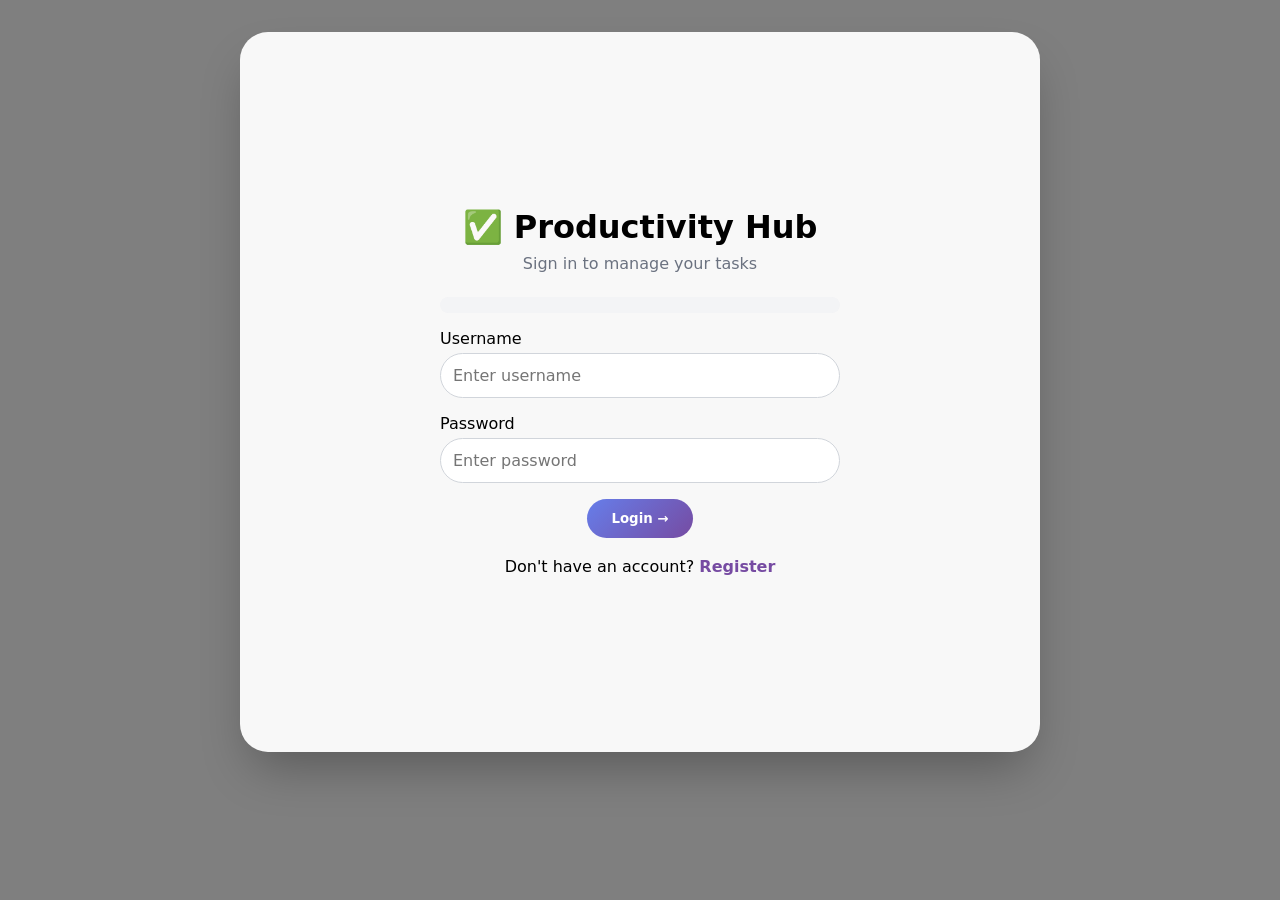
<file: frontend/index.html>
<!-- frontend/index.html -->
<!DOCTYPE html>
<html lang="en">
<head>
    <meta charset="UTF-8">
    <meta name="viewport" content="width=device-width, initial-scale=1.0">
    <title>My Tasks | Productivity Hub</title>
    <link rel="stylesheet" href="style.css">
</head>
<body>
    <div class="container">
        <!-- Header -->
        <div class="header">
            <h1>📋 Productivity Hub</h1>
            <div class="header-actions">
                <button id="dark-mode-toggle" class="icon-btn">🌙 Dark Mode</button>
                <button id="logout-btn" class="icon-btn">🚪 Logout</button>
            </div>
        </div>
        
        <!-- Welcome user -->
        <div id="user-welcome" class="user-welcome"></div>
        
        <!-- Add Task Form -->
        <div class="add-task-panel">
            <input type="text" id="task-input" placeholder="Enter task..." class="task-input">
            <select id="category-select" class="category-select">
                <option value="Work">💼 Work</option>
                <option value="Personal">🏠 Personal</option>
                <option value="Shopping">🛒 Shopping</option>
                <option value="Health">💪 Health</option>
                <option value="Other">📌 Other</option>
            </select>
            <button id="add-task-btn" class="btn-primary">+ Add</button>
        </div>
        
        <!-- Search Bar -->
        <div class="search-bar">
            <input type="text" id="search-input" placeholder="🔍 Search tasks..." class="task-input">
        </div>
        
        <!-- Task Stats -->
        <div class="stats">
            <span>📊 Total: <span id="total-count">0</span></span>
            <span>✅ Completed: <span id="completed-count">0</span></span>
            <span>⏳ Pending: <span id="pending-count">0</span></span>
        </div>
        
        <!-- Task List -->
        <div class="task-list-container">
            <h3>My Tasks</h3>
            <div id="task-list" class="task-list">
                <!-- Tasks will be injected here -->
                <div class="empty-state">✨ No tasks yet. Add your first task above!</div>
            </div>
        </div>
    </div>
    
    <script src="script.js"></script>
</body>
</html>
</file>
<file: frontend/style.css>
/* frontend/style.css */
* {
    margin: 0;
    padding: 0;
    box-sizing: border-box;
    font-family: system-ui, -apple-system, 'Segoe UI', Roboto, 'Helvetica Neue', sans-serif;
}

body {
    background-image: url('https://images.unsplash.com/photo-1506905925346-21bda4d32df4?q=80&w=2070&auto=format&fit=crop');
    background-size: cover;
    background-position: center;
    background-attachment: fixed;
    min-height: 100vh;
    padding: 2rem 1rem;
    position: relative;
}

/* Dark overlay for better text readability */
body::before {
    content: '';
    position: fixed;
    top: 0;
    left: 0;
    right: 0;
    bottom: 0;
    background: rgba(0, 0, 0, 0.5);
    z-index: 0;
}

.container {
    max-width: 800px;
    margin: 0 auto;
    background: rgba(255, 255, 255, 0.95);
    border-radius: 28px;
    box-shadow: 0 25px 50px -12px rgba(0, 0, 0, 0.3);
    padding: 2rem;
    position: relative;
    z-index: 1;
    backdrop-filter: blur(2px);
}

/* Dark Mode with background image */
body.dark-mode::before {
    background: rgba(0, 0, 0, 0.75);
}

body.dark-mode .container {
    background: rgba(30, 30, 46, 0.95);
    color: #e0e0e0;
}

body.dark-mode .task-item {
    background: #2a2a3b;
    border: 1px solid rgba(255, 255, 255, 0.1);
}

/* White Task Cards */
.task-item {
    display: flex;
    align-items: center;
    justify-content: space-between;
    background: white;
    border-radius: 20px;
    padding: 12px 18px;
    transition: all 0.3s ease;
    margin-bottom: 10px;
    animation: slideIn 0.3s ease;
    box-shadow: 0 2px 8px rgba(0, 0, 0, 0.08);
    border: 1px solid rgba(0, 0, 0, 0.05);
}

@keyframes slideIn {
    from {
        opacity: 0;
        transform: translateX(-20px);
    }
    to {
        opacity: 1;
        transform: translateX(0);
    }
}

.task-item:hover {
    transform: translateX(4px);
    box-shadow: 0 8px 20px rgba(0, 0, 0, 0.12);
    border-color: rgba(102, 126, 234, 0.3);
}

.task-check {
    display: flex;
    align-items: center;
    gap: 12px;
    flex: 3;
}

.task-check input[type="checkbox"] {
    width: 20px;
    height: 20px;
    cursor: pointer;
    accent-color: #667eea;
}

.task-title {
    font-size: 1rem;
    font-weight: 500;
    color: #1a1a2e;
}

.completed .task-title {
    text-decoration: line-through;
    opacity: 0.6;
}

.task-category {
    background: linear-gradient(135deg, #667eea, #764ba2);
    padding: 4px 12px;
    border-radius: 50px;
    font-size: 0.75rem;
    font-weight: 600;
    color: white;
}

.task-actions .delete-btn {
    background: #fee2e2;
    border: none;
    padding: 6px 12px;
    border-radius: 40px;
    cursor: pointer;
    color: #b91c1c;
    font-weight: bold;
    transition: all 0.2s;
}

.task-actions .delete-btn:hover {
    background: #fecaca;
    transform: scale(1.05);
}

/* Dark mode task card colors */
body.dark-mode .task-title {
    color: #e0e0e0;
}

body.dark-mode .task-item {
    background: #2a2a3b;
    border-color: #3a3a4e;
}

body.dark-mode .task-actions .delete-btn {
    background: #3a2a2a;
    color: #ff8888;
}

/* Header */
.header {
    display: flex;
    justify-content: space-between;
    align-items: center;
    margin-bottom: 1.5rem;
    flex-wrap: wrap;
    gap: 1rem;
}

.header h1 {
    font-size: 1.8rem;
    background: linear-gradient(135deg, #667eea, #764ba2);
    background-clip: text;
    -webkit-background-clip: text;
    color: transparent;
}

.header-actions {
    display: flex;
    gap: 0.75rem;
}

.icon-btn {
    background: #f3f4f6;
    border: none;
    padding: 8px 14px;
    border-radius: 40px;
    cursor: pointer;
    font-weight: 500;
    transition: all 0.2s;
}

.icon-btn:hover {
    background: #e5e7eb;
    transform: scale(0.97);
}

body.dark-mode .icon-btn {
    background: #2a2a3b;
    color: #e0e0e0;
}

.user-welcome {
    background: linear-gradient(135deg, #667eea, #764ba2);
    padding: 0.75rem 1rem;
    border-radius: 50px;
    margin-bottom: 1.5rem;
    font-weight: 500;
    color: white;
    text-align: center;
}

/* Add task panel */
.add-task-panel {
    display: flex;
    gap: 10px;
    margin-bottom: 1rem;
    flex-wrap: wrap;
}

.task-input {
    flex: 2;
    padding: 12px 16px;
    border: 1px solid #e2e8f0;
    border-radius: 60px;
    font-size: 1rem;
    transition: all 0.2s;
    background: white;
}

.task-input:focus {
    outline: none;
    border-color: #764ba2;
    box-shadow: 0 0 0 3px rgba(118, 75, 162, 0.2);
}

.category-select {
    padding: 12px 16px;
    border-radius: 60px;
    border: 1px solid #e2e8f0;
    background: white;
    cursor: pointer;
}

.btn-primary {
    background: linear-gradient(135deg, #667eea, #764ba2);
    border: none;
    padding: 12px 24px;
    border-radius: 60px;
    color: white;
    font-weight: bold;
    cursor: pointer;
    transition: all 0.2s;
}

.btn-primary:hover {
    transform: translateY(-2px);
    box-shadow: 0 10px 20px rgba(0, 0, 0, 0.2);
}

/* Search */
.search-bar {
    margin: 1rem 0;
}

.search-bar input {
    width: 100%;
}

/* Stats */
.stats {
    display: flex;
    gap: 1.5rem;
    background: rgba(255, 255, 255, 0.9);
    padding: 0.8rem 1.2rem;
    border-radius: 50px;
    margin: 1rem 0;
    font-size: 0.9rem;
    font-weight: 500;
    backdrop-filter: blur(5px);
}

.stats span {
    color: #1a1a2e;
}

body.dark-mode .stats {
    background: rgba(42, 42, 59, 0.9);
}

body.dark-mode .stats span {
    color: #e0e0e0;
}

/* Task List */
.task-list-container h3 {
    margin-bottom: 1rem;
    font-size: 1.2rem;
    color: #1a1a2e;
}

body.dark-mode .task-list-container h3 {
    color: #e0e0e0;
}

.task-list {
    display: flex;
    flex-direction: column;
    gap: 10px;
    max-height: 500px;
    overflow-y: auto;
    padding-right: 5px;
}

.empty-state {
    text-align: center;
    padding: 2rem;
    background: rgba(255, 255, 255, 0.9);
    border-radius: 28px;
    color: #6c757d;
}

body.dark-mode .empty-state {
    background: rgba(42, 42, 59, 0.9);
    color: #a0a0a0;
}

/* Auth pages */
.auth-container {
    display: flex;
    justify-content: center;
    align-items: center;
    min-height: 80vh;
    position: relative;
    z-index: 1;
}

.auth-card {
    max-width: 400px;
    width: 100%;
    text-align: center;
}

.auth-card h1 {
    margin-bottom: 0.5rem;
}

.tagline {
    margin-bottom: 1.5rem;
    color: #6b7280;
}

.input-group {
    text-align: left;
    margin-bottom: 1rem;
}

.input-group label {
    display: block;
    margin-bottom: 0.3rem;
    font-weight: 500;
}

.input-group input {
    width: 100%;
    padding: 12px;
    border: 1px solid #d1d5db;
    border-radius: 24px;
    font-size: 1rem;
}

.auth-message {
    margin-bottom: 1rem;
    padding: 8px;
    border-radius: 30px;
    background: #f3f4f6;
    font-size: 0.85rem;
}

.auth-switch {
    margin-top: 1.2rem;
}

.auth-switch a {
    color: #764ba2;
    text-decoration: none;
    font-weight: 600;
}

/* Scrollbar styling */
.task-list::-webkit-scrollbar {
    width: 8px;
}

.task-list::-webkit-scrollbar-track {
    background: rgba(0, 0, 0, 0.1);
    border-radius: 10px;
}

.task-list::-webkit-scrollbar-thumb {
    background: linear-gradient(135deg, #667eea, #764ba2);
    border-radius: 10px;
}

@media (max-width: 600px) {
    .container {
        padding: 1rem;
    }
    .add-task-panel {
        flex-direction: column;
    }
    .stats {
        flex-wrap: wrap;
        gap: 0.8rem;
    }
    .task-item {
        flex-direction: column;
        align-items: flex-start;
        gap: 10px;
    }
    .task-check {
        width: 100%;
    }
    .task-actions {
        width: 100%;
        display: flex;
        justify-content: flex-end;
    }
}
</file>
